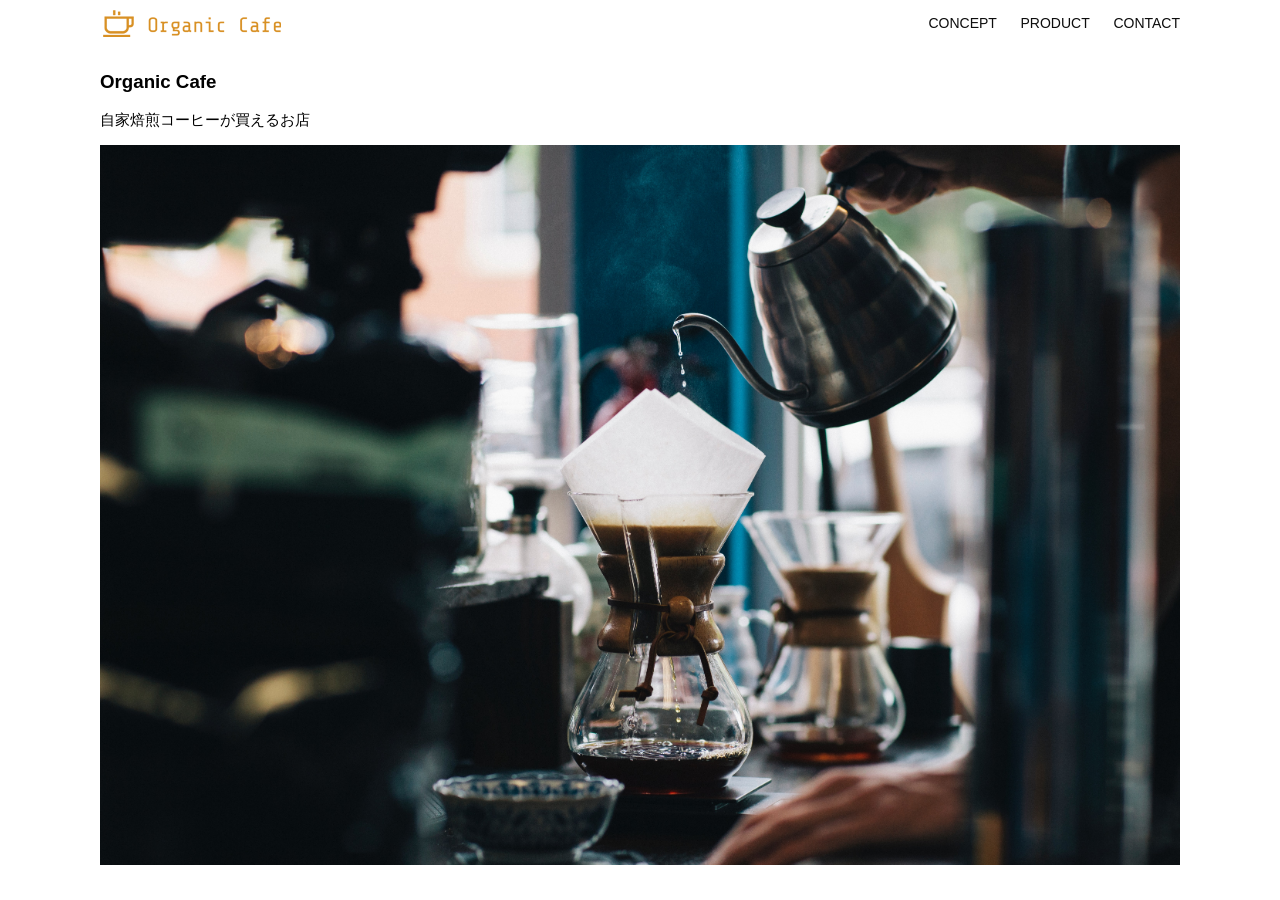
<file: html-css-kadai_013/index.html>
<!DOCTYPE html>
<html>
  <head>
    <title>Organic Cafe</title>
    <meta charset="UTF-8" />
    <meta name="description" content="自家焙煎のコーヒーがお家で楽しめるOrganic Cafe"/>
    <meta name="viewport" content="width=device-width, initial-scale=1.0" />
    <link rel="stylesheet" href="style.css" />
  </head>
  <body>
    <!-- ヘッダー -->
    <header>
      <!-- ロゴ -->
      <a href="index.html" id="logo"><img src="images/logo.png" alt="トップページに戻る"/></a>

      <!-- PC用ナビゲーション -->
      <nav id="nav-pc">
        <a href="index.html#concept">CONCEPT</a>
        <a href="index.html#product">PRODUCT</a>
        <a href="index.html#contact">CONTACT</a>
      </nav>
      <!-- SP用 -->
      <img id="menu-sp" src="images/button-menu.png" alt="ナビゲーションを開く" onclick="document.getElementById('nav-sp').style.display = 'block'">
      <nav id="nav-sp">
        <ul>
          <li>
            <img id="close" src="images/button-close.png" alt="ナビゲーションを閉じる" onclick="document.getElementById('nav-sp').style.display = 'none'">
          </li>
          <li>
            <a id="logo-sp" href="index.html" onclick="document.getElementById('nav-sp').style.display = 'none'"><img src="images/logo-sp.png" alt="トップページに戻る"></a>
          </li>
          <li>
            <a class="menu" href="index.html#concept" onclick="document.getElementById('nav-sp').style.display = 'none'">CONCEPT</a>
          </li>
          <li>
            <a class="menu" href="index.html#product" onclick="document.getElementById('nav-sp').style.display = 'none'">PRODUCT</a>
          </li>
          <li>
            <a class="menu" href="index.html#contact" onclick="document.getElementById('nav-sp').style.display = 'none'">CONTACT</a>
          </li>
        </ul>
      </nav>
    </header>

    <main>
      <article>
        <!-- メインビジュアル -->
        <section id="main-visual">
          <div id="main-message">
            <h1>Organic Cafe</h1>
            <p>自家焙煎コーヒーが買えるお店</p>
          </div>
          <img src="images/main-image.jpg" alt="コーヒーをハンドドリップで淹れる画像"/>
        </section>
      </article>
    </main>
  </body>
</html>
</file>
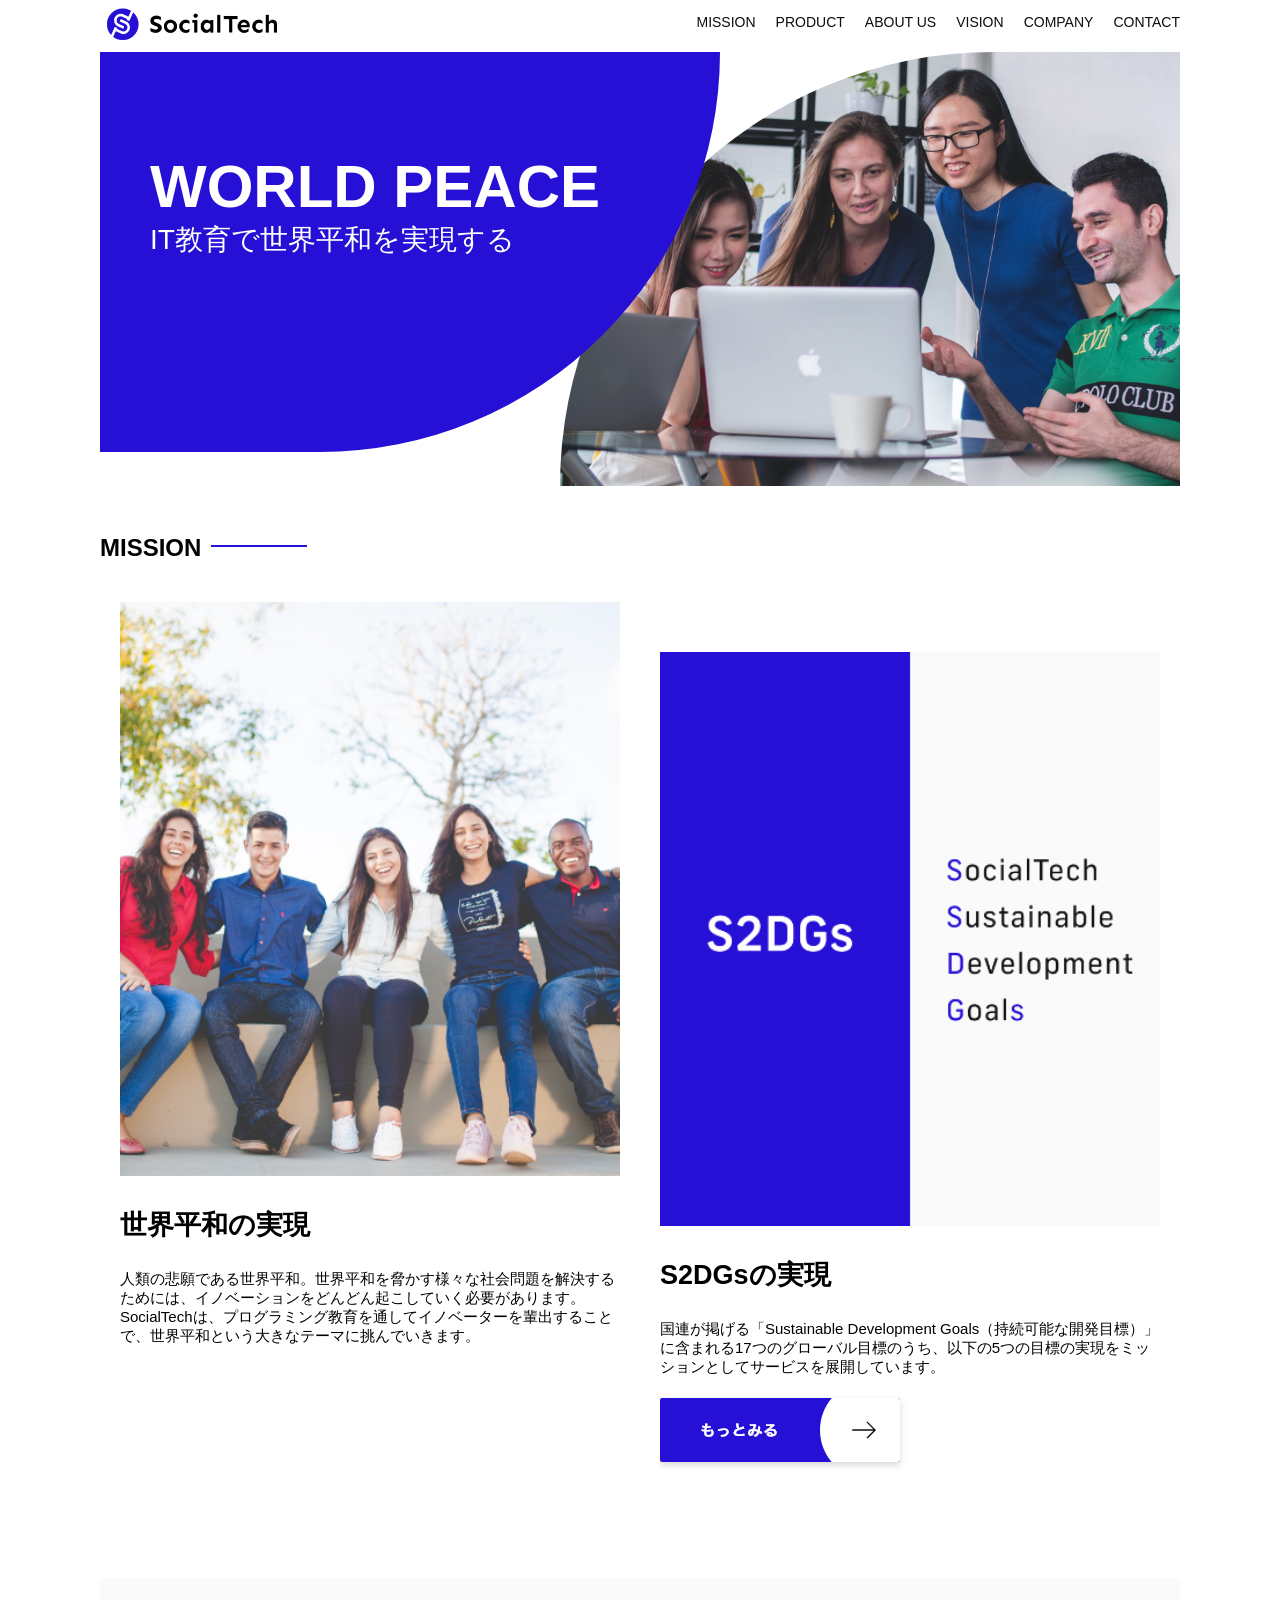
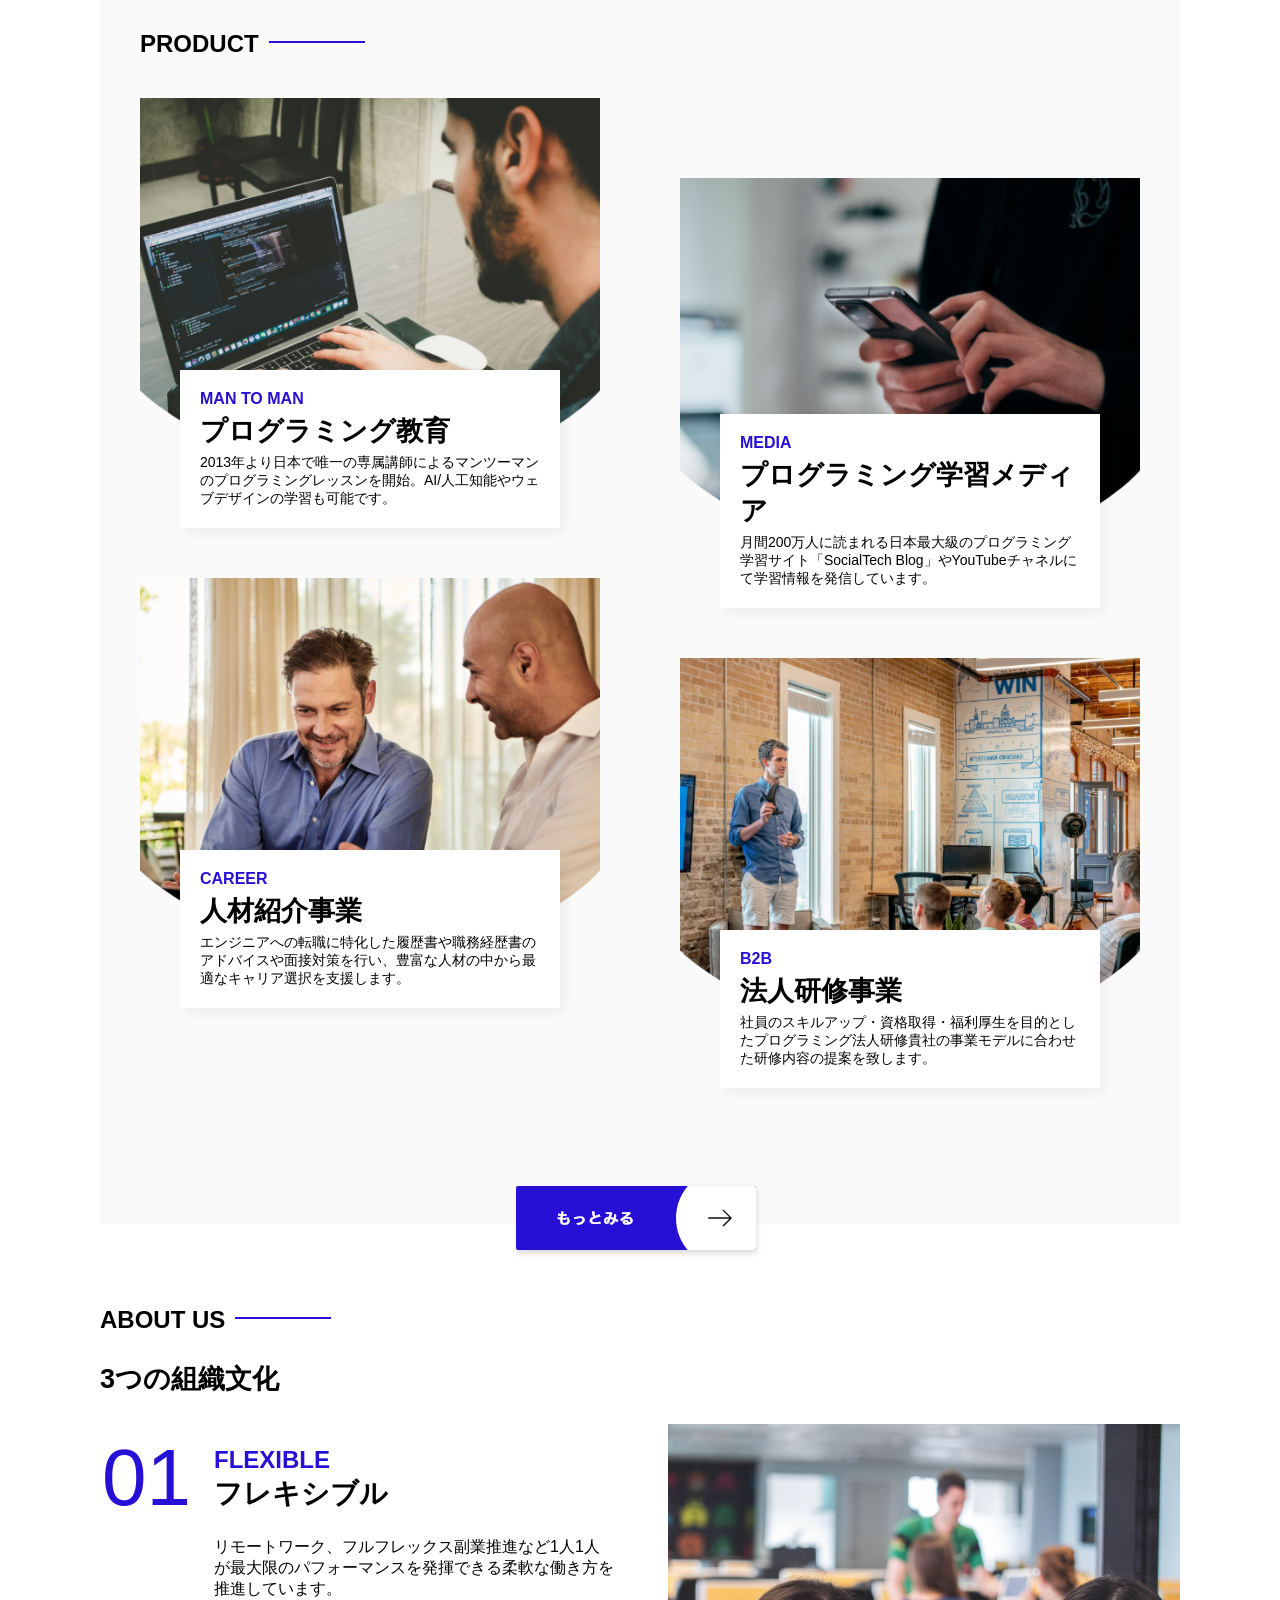
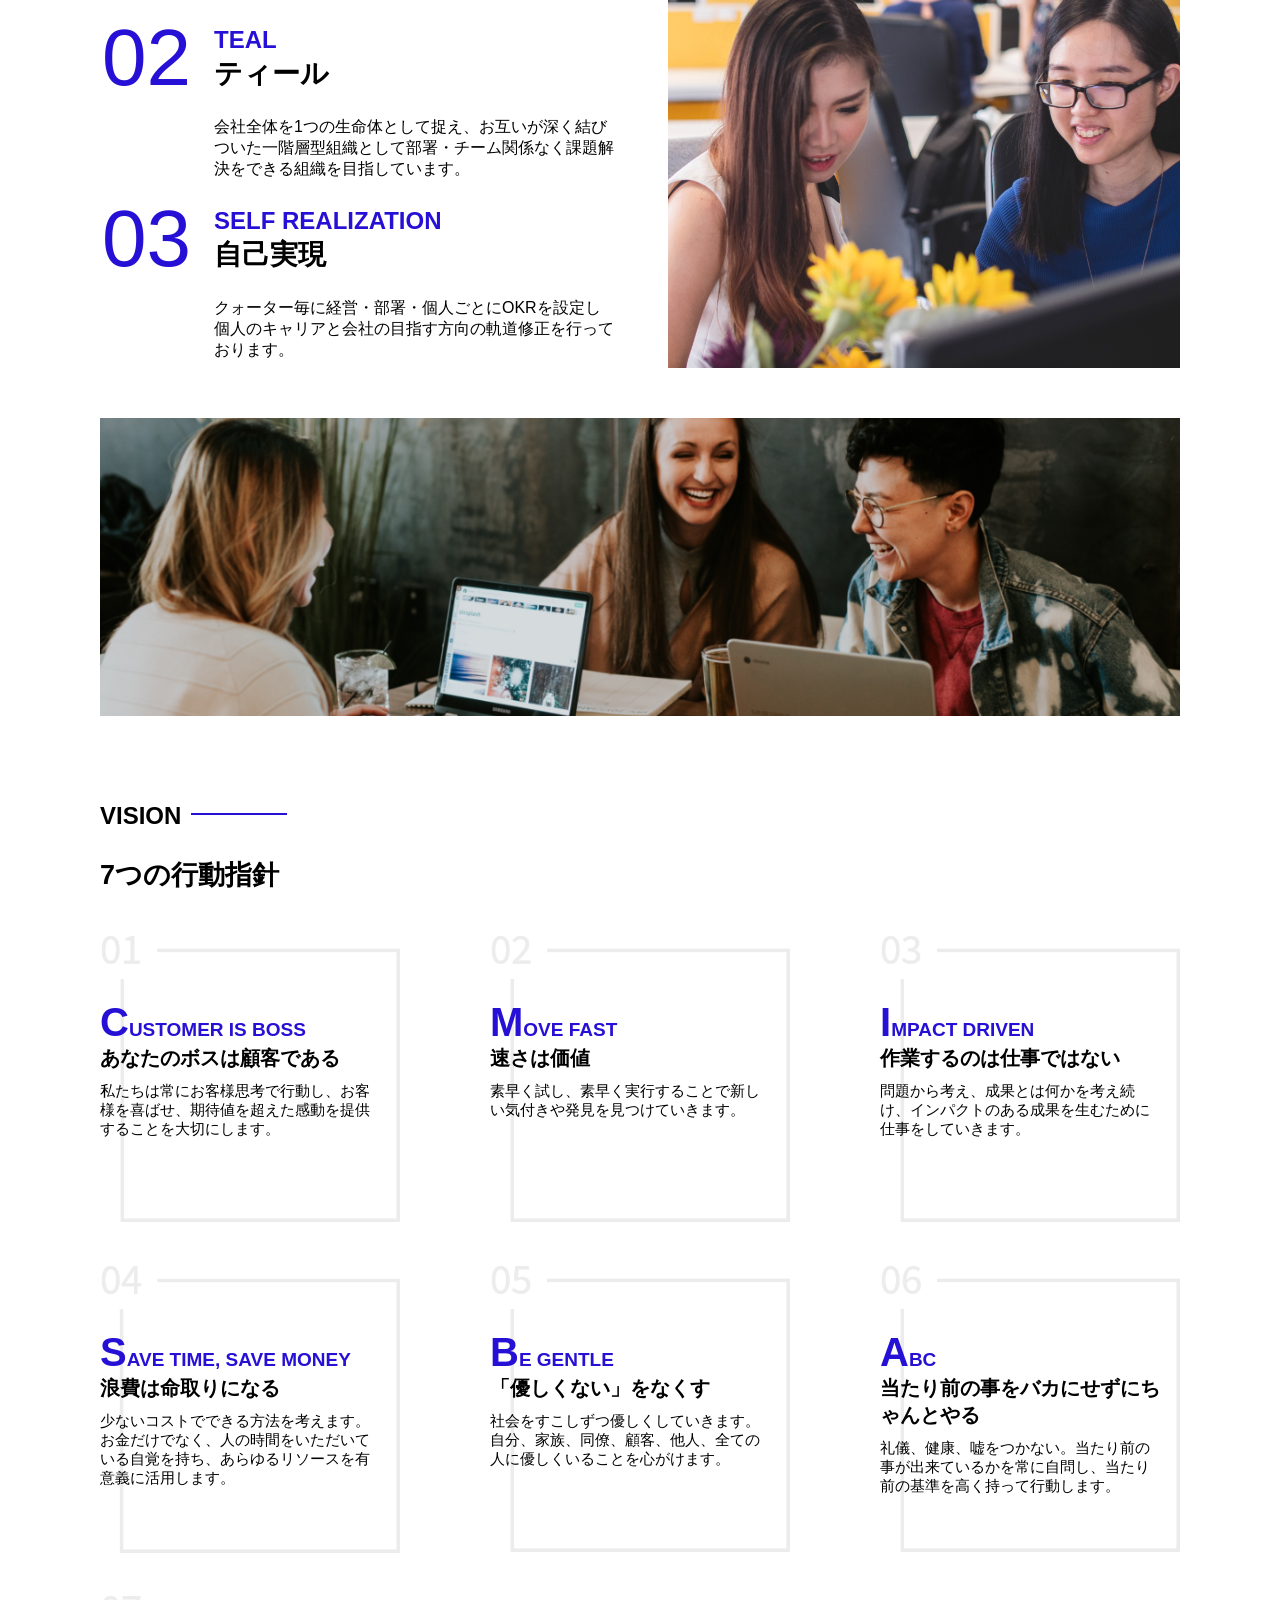
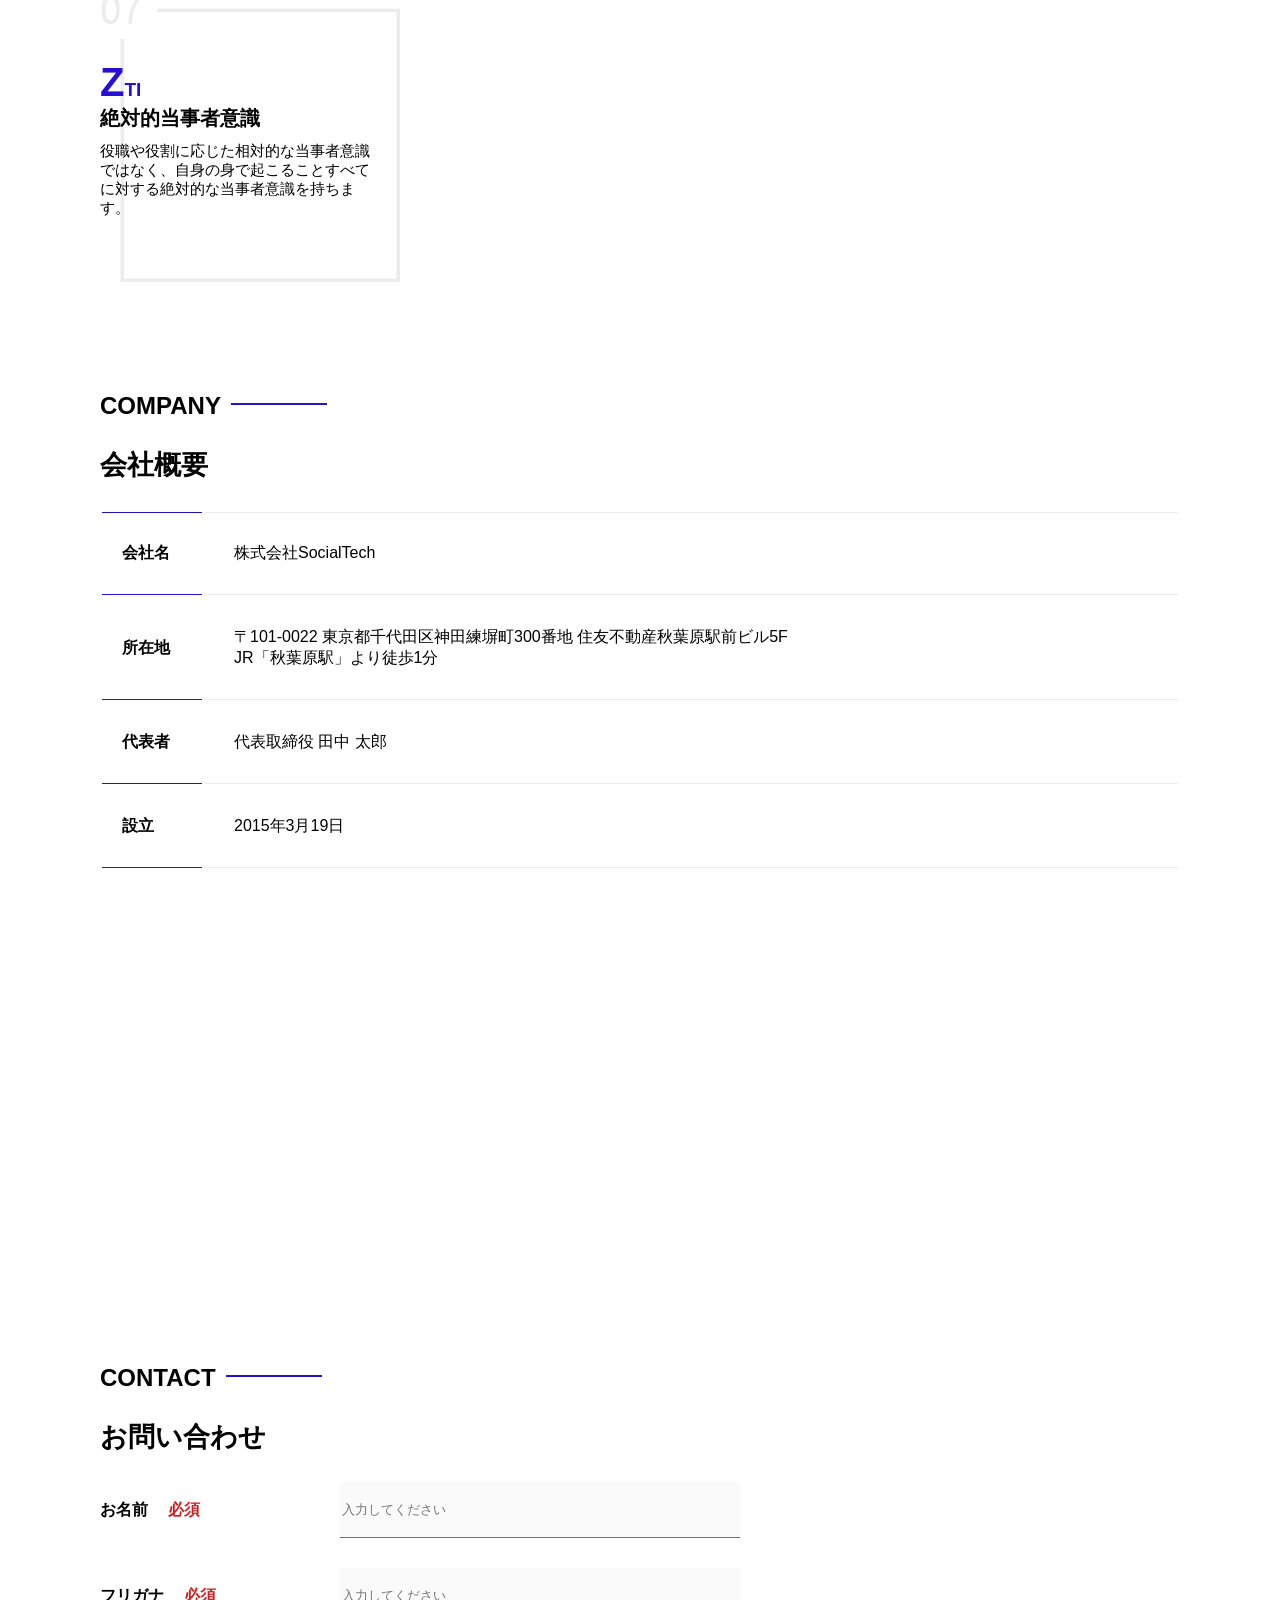
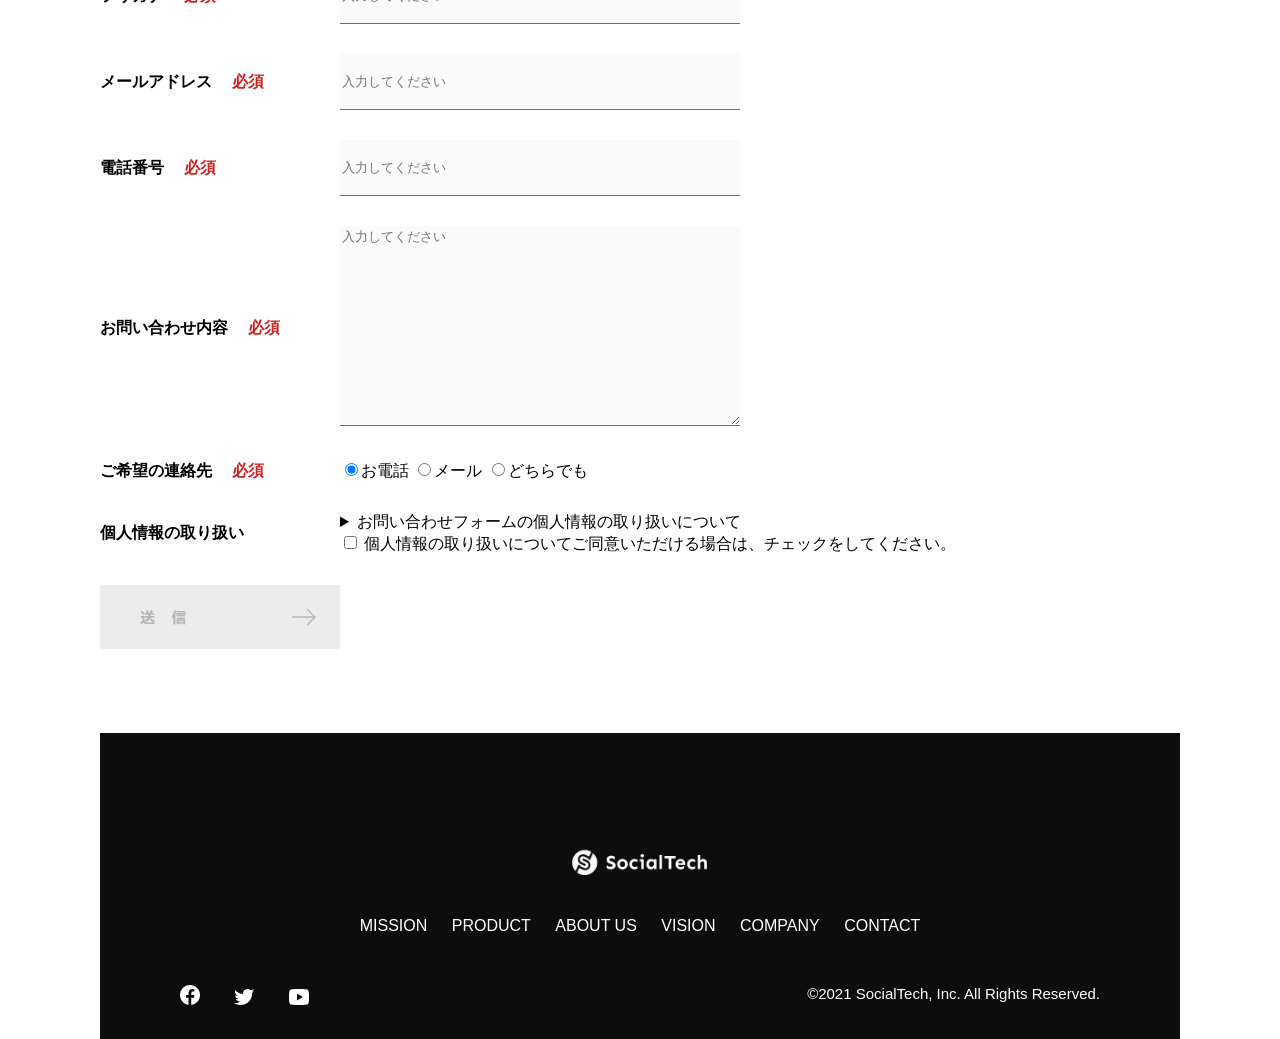
<file: kadai_tutorial_output/socialtech/index.html>
<!doctype html>
<html lang="ja">
  <head>
    <meta charset="UTF-8" />
    <meta name="viewport" content="width=device-width, initial-scale=1.0" />
    <meta name="discription" content="SocialTechはEdTech業界のリーディングカンパニーを目指します。" />
    <title>SocialTech</title>
    <link rel="stylesheet" href="style.css" />
  </head>
  <body>
    <!-- ヘッダー -->
    <header>
      <a href="index.html" id="logo"><img src="images/logo.png" alt="トップページに戻る" />
      </a>
      <nav id="nav-pc">
        <ul>
          <li><a href="mission.html">MISSION</a></li>
          <li><a href="product.html">PRODUCT</a></li>
          <li><a href="index.html#aboutus">ABOUT US</a></li>
          <li><a href="index.html#vision">VISION</a></li>
          <li><a href="index.html#company">COMPANY</a></li>
          <li><a href="index.html#contact">CONTACT</a></li>
        </ul>
      </nav>
      <!--  スマホ用メニューボタン -->
        <button id="menu-sp" onclick="document.getElementById('nav-sp').style.display = 'block'">
          <img src="images/button-menu.png" alt="ナビゲーションを開く">
        </button>
        <div id="nav-sp">
          <button id="close" onclick="document.getElementById('nav-sp').style.display = 'none'">
          <img src="images/button-close.png" alt="ナビゲーションを閉じる">
          </button>
          <nav>
            <ul>
              <li>
                <a id="logo-sp" href="index.html" onclick="document.getElementById('nav-sp').style.display = 'none'"><img src="images/logo-sp.png" alt="トップページに戻る"></a>
              </li>
              <li><a class="menu" href="mission.html" onclick="document.getElementById('nav-sp').style.display = 'none'">MISSION</a></li>
              <li><a class="menu" href="product.html" onclick="document.getElementById('nav-sp').style.display = 'none'">PRODUCT</a></li>
              <li><a class="menu" href="index.html#aboutus" onclick="document.getElementById('nav-sp').style.display = 'none'">ABOUT US</a></li>
              <li><a class="menu" href="index.html#vision" onclick="document.getElementById('nav-sp').style.display = 'none'">VISION</a></li>
              <li><a class="menu" href="index.html#company" onclick="document.getElementById('nav-sp').style.display = 'none'">COMPANY</a></li>
              <li><a class="menu" href="index.html#contact" onclick="document.getElementById('nav-sp').style.display = 'none'">CONTACT</a></li>
            </ul>
          </nav>
          <div id="sns">
            <a href="https://www.facebook.com/sejuku2013">
              <img src="images/button-facebook.png" alt="Facebookのリンク">
            </a>
            <a href="https://twitter.com/samuraijuku"><img src="images/button-twitter.png" alt="Twitterのリンク"> </a>
            <a href="https://www.youtube.com/channel/UCCFOQO5aDK0xXam4cUQXT8g"><img src="images/button-youtube.png" alt="YouTubeのリンク"></a>
          </div>
        </div>
        <!-- ここまでがスマホ -->
    </header>
    <main>
      <article>
        <section id="main-visual">
          <div id="main-message">
            <h1>WORLD PEACE</h1>
            <p>IT教育で世界平和を実現する</p>
          </div>
          <img src="images/index/index-main.png" alt="PC周りに集まる多国籍の仲間たち" />
        </section>
        <section id="mission">
          <h2 class="index-h2">MISSION</h2>
          <div id="mission-flex">
            <div>
              <img src="images/index/index-mission.png" alt="野外のベンチで写真を撮影する仲間たち" id="mission-photo" />
              <h3>世界平和の実現</h3>
              <p>
                人類の悲願である世界平和。世界平和を脅かす様々な社会問題を解決するためには、イノベーションをどんどん起こしていく必要があります。SocialTechは、プログラミング教育を通してイノベーターを輩出することで、世界平和という大きなテーマに挑んでいきます。
              </p>
            </div>
            <div>
              <img src="images/index/s2dgs.png" alt="S2DGs" id="s2dgs" />
              <h3>S2DGsの実現</h3>
              <p>
                国連が掲げる「Sustainable Development Goals（持続可能な開発目標）」に含まれる17つのグローバル目標のうち、以下の5つの目標の実現をミッションとしてサービスを展開しています。
              </p>
              <a href="mission.html" ><img src="images/button-more.png" alt="もっとみる" /></a>
            </div>
          </div>
        </section>
        <!-- プロダクト -->
        <section id="product">
          <h2 class="index-h2">PRODUCT</h2>
          <div class="product-flex">
            <div id="product-left">
              <div>
                <img src="images/index/index-mantoman.png" alt="PCでコードを書く男性" class="product-photo" />
                <div class="product-explain">
                  <span>MAN TO MAN</span>
                  <h3>プログラミング教育</h3>
                  <p>
                    2013年より日本で唯一の専属講師によるマンツーマンのプログラミングレッスンを開始。AI/人工知能やウェブデザインの学習も可能です。
                  </p>
                </div>
              </div>
              <div>
                <img src="images/index/index-career.png" alt="笑顔で話し合う2人の男性" class="product-photo" />
                <div class="product-explain">
                  <span>CAREER</span>
                  <h3>人材紹介事業</h3>
                  <p>
                    エンジニアへの転職に特化した履歴書や職務経歴書のアドバイスや面接対策を行い、豊富な人材の中から最適なキャリア選択を支援します。
                  </p>
                </div>
              </div>
            </div>
            <div id="product-right">
              <div>
                <img src="images/index/index-media.png" alt="スマートフォンを操作する人" class="product-photo"/>
                <div class="product-explain">
                  <span>MEDIA</span>
                  <h3>プログラミング学習メディア</h3>
                  <p>
                    月間200万人に読まれる日本最大級のプログラミング学習サイト「SocialTech Blog」やYouTubeチャネルにて学習情報を発信しています。
                  </p>
                </div>
              </div>
              <div>
                <img src="images/index/index-b2b.png" alt="講演中の男性とそれを聴く人々" class="product-photo"/>
                <div class="product-explain">
                  <span>B2B</span>
                  <h3>法人研修事業</h3>
                  <p>
                    社員のスキルアップ・資格取得・福利厚生を目的としたプログラミング法人研修貴社の事業モデルに合わせた研修内容の提案を致します。
                  </p>
                </div>
              </div>
            </div>
          </div>
          <div id="product-more">
            <a href="product.html"><img src="images/button-more.png" alt="もっとみる"/></a>
          </div>
        </section>
        <!-- ABOUT US -->
        <section id="aboutus">
          <h2 class="index-h2">ABOUT US</h2>
          <h3>3つの組織文化</h3>
          <div>
            <table class="culture-table">
              <tr>
                <td class="culture-num">01</td>
                <th>
                  <span class="culture-en">FLEXIBLE</span><br />フレキシブル
                </th>
              </tr>
              <tr>
                <td><!-- 空のセル  --></td>
                <td class="culture-description">
                  リモートワーク、フルフレックス副業推進など1人1人が最大限のパフォーマンスを発揮できる柔軟な働き方を推進しています。
                </td>
              </tr>
              <tr>
                <td class="culture-num">02</td>
                <th><span class="culture-en">TEAL</span><br />ティール</th>
              </tr>
              <tr>
                <td><!-- 空のセル  --></td>
                <td class="culture-description">
                  会社全体を1つの生命体として捉え、お互いが深く結びついた一階層型組織として部署・チーム関係なく課題解決をできる組織を目指しています。
                </td>
              </tr>
              <tr>
                <td class="culture-num">03</td>
                <th>
                  <span class="culture-en">SELF REALIZATION</span><br />自己実現
                </th>
              </tr>
              <tr>
                <td><!-- 空のセル  --></td>
                <td class="culture-description">
                  クォーター毎に経営・部署・個人ごとにOKRを設定し個人のキャリアと会社の目指す方向の軌道修正を行っております。
                </td>
              </tr>
            </table>
            <img src="images/index/index-aboutus1.png" alt="笑顔で話し合う2人" class="culture-img1"/>
          </div>
          <img src="images/index/index-aboutus2.png" alt="笑顔で話し合う3人" class="culture-img2" />
        </section>
        <!-- VISION -->
        <section id="vision">
          <h2 class="index-h2">VISION</h2>
          <h3>7つの行動指針</h3>
          <div>
            <div class="vision-box">
              <img src="images/index/vision-01.png" alt="01" />
              <div>
                <h4>CUSTOMER IS BOSS</h4>
                <h5>あなたのボスは顧客である</h5>
                <p>
                  私たちは常にお客様思考で行動し、お客様を喜ばせ、期待値を超えた感動を提供することを大切にします。
                </p>
              </div>
            </div>
            <div class="vision-box">
              <img src="images/index/vision-02.png" alt="02" />
              <div>
                <h4>MOVE FAST</h4>
                <h5>速さは価値</h5>
                <p>
                  素早く試し、素早く実行することで新しい気付きや発見を見つけていきます。
                </p>
              </div>
            </div>
            <div class="vision-box">
              <img src="images/index/vision-03.png" alt="03" />
              <div>
                <h4>IMPACT DRIVEN</h4>
                <h5>作業するのは仕事ではない</h5>
                <p>
                  問題から考え、成果とは何かを考え続け、インパクトのある成果を生むために仕事をしていきます。
                </p>
              </div>
            </div>
            <div class="vision-box">
              <img src="images/index/vision-04.png" alt="04" />
              <div>
                <h4>SAVE TIME, SAVE MONEY</h4>
                <h5>浪費は命取りになる</h5>
                <p>
                  少ないコストでできる方法を考えます。お金だけでなく、人の時間をいただいている自覚を持ち、あらゆるリソースを有意義に活用します。
                </p>
              </div>
            </div>
            <div class="vision-box">
              <img src="images/index/vision-05.png" alt="05" />
              <div>
                <h4>BE GENTLE</h4>
                <h5>「優しくない」をなくす</h5>
                <p>
                  社会をすこしずつ優しくしていきます。自分、家族、同僚、顧客、他人、全ての人に優しくいることを心がけます。
                </p>
              </div>
            </div>
            <div class="vision-box">
              <img src="images/index/vision-06.png" alt="06" />
              <div>
                <h4>ABC</h4>
                <h5>当たり前の事をバカにせずにちゃんとやる</h5>
                <p>
                  礼儀、健康、嘘をつかない。当たり前の事が出来ているかを常に自問し、当たり前の基準を高く持って行動します。
                </p>
              </div>
            </div>
            <div class="vision-box">
              <img src="images/index/vision-07.png" alt="07" />
              <div>
                <h4>ZTI</h4>
                <h5>絶対的当事者意識</h5>
                <p>
                  役職や役割に応じた相対的な当事者意識ではなく、自身の身で起こることすべてに対する絶対的な当事者意識を持ちます。
                </p>
              </div>
            </div>
          </div>
        </section>
        <!-- COMPANY -->
        <section id="company">
          <h2 class="index-h2">COMPANY</h2>
          <h3>会社概要</h3>
          <table id="company-table">
            <tr>
              <th class="tableheader tableheader-first">会社名</th>
              <td class="cell cell-first">株式会社SocialTech</td>
            </tr>
            <tr>
              <th class="tableheader">所在地</th>
              <td class="cell">
                〒101-0022 東京都千代田区神田練塀町300番地
                住友不動産秋葉原駅前ビル5F<br />JR「秋葉原駅」より徒歩1分
              </td>
            </tr>
            <tr>
              <th class="tableheader">代表者</th>
              <td class="cell">代表取締役 田中 太郎</td>
            </tr>
            <tr>
              <th class="tableheader">設立</th>
              <td class="cell">2015年3月19日</td>
            </tr>
          </table>
          <iframe src="https://www.google.com/maps/embed?pb=!1m18!1m12!1m3!1d3240.0688551336807!2d139.7720776771055!3d35.69992317258124!2m3!1f0!2f0!3f0!3m2!1i1024!2i768!4f13.1!3m3!1m2!1s0x60188fee13660e23%3A0x77137876edf742ac!2z5L2P5Y-L5LiN5YuV55Sj56eL6JGJ5Y6f6aeF5YmN44OT44Or!5e0!3m2!1sja!2sjp!4v1704858013291!5m2!1sja!2sjp" style="border: 0" allowfullscreen="" loading="lazy"></iframe>
        </section>
        <!-- お問合せフォーム -->
        <section id="contact">
          <h2 class="index-h2">CONTACT</h2>
          <h3>お問い合わせ</h3>
          <form>
            <div>
              <div class="contact-heading">
                <label class="contact-label">お名前<span class="contact-span">必須</span></label>
              </div>
              <div>
                <input type="text" name="name" placeholder="入力してください" class="contact-textbox"/>
              </div>
            </div>
            <div>
              <div class="contact-heading">
                <label class="contact-label">フリガナ<span class="contact-span">必須</span></label>
              </div>
              <div>
                <input type="text" name="hurigana" placeholder="入力してください" class="contact-textbox"/>
              </div>
            </div>
            <div>
              <div class="contact-heading">
                <label class="contact-label">メールアドレス<span class="contact-span">必須</span></label>
              </div>
              <div>
                <input type="text" name="email" placeholder="入力してください" class="contact-textbox"/>
              </div>
            </div>
            <div>
              <div class="contact-heading">
                <label class="contact-label">電話番号<span class="contact-span">必須</span></label>
              </div>
              <div>
                <input type="text" name="tel" placeholder="入力してください" class="contact-textbox"/>
              </div>
            </div>
            <div>
              <div class="contact-heading">
                <label class="contact-label">お問い合わせ内容<span class="contact-span">必須</span></label>
              </div>
              <div>
                <textarea class="contact-textarea" placeholder="入力してください" name="message"></textarea>
              </div>
            </div>
            <div>
              <div class="contact-heading">
                <label class="contact-label">ご希望の連絡先<span class="contact-span">必須</span></label>
              </div>
              <div>
                <input class="radiobutton" type="radio" value="tel"
                  name="contact" checked/><label>お電話</label>
                <input class="radiobutton" type="radio" value="mail" name="contact"/><label>メール</label>
                <input class="radiobutton" type="radio" value="both"  name="contact"/><label>どちらでも</label>
              </div>
            </div>
            <div>
              <div class="contact-heading">
                <label class="contact-label">個人情報の取り扱い</label>
              </div>
              <div>
                <details>
                  <summary>
                    お問い合わせフォームの個人情報の取り扱いについて
                  </summary>
                  <div>
                    <dl>
                      <dt>１．組織の名称又は氏名</dt>
                      <dd>株式会社SocialTech</dd>
                      <dt>２．個人情報保護管理者（若しくはその代理人）の氏名又は職名、所属及び連絡先
                      </dt>
                      <dd>
                        <p>鈴木 一郎 コーポレート部</p>
                        <p>メールアドレス：samurai@example.com</p>
                        <p>TEL：03-1234-5678</p>
                      </dd>
                      <dt>３．個人情報の利用目的</dt>
                      <dd>
                        <ul>
                          <li>本サービス及び本サービスに関連する情報の提供又はそれらに関する連絡のため</li>
                          <li>ユーザーの本人確認のため</li>
                          <li>当社サービスのご案内のため</li>
                          <li>当社の商品等の広告または宣伝（電子メールによるものを含むものとします。）</li>
                        </ul>
                      </dd>
                      <dt>４．個人情報の取り扱い業務の委託</dt>
                      <dd>
                        個人情報の取扱業務の全部または一部を外部に業務委託する場合があります。その際、弊社は、個人情報を適切に保護できる管理体制を敷き実行していることを条件として委託先を厳選したうえで、機密保持契約を委託先と締結し、お客様の個人情報を厳密に管理させます。
                      </dd>
                      <dt>５．個人情報の開示等の請求</dt>
                      <dd>
                        お客様は、弊社に対してご自身の個人情報の開示等（利用目的の通知、開示、内容の訂正・追加・削除、利用の停止または消去、第三者への提供の停止）に関して、当社問合わせ窓口に申し出ることができます。<br />その際、弊社はお客様ご本人を確認させていただいたうえで、合理的な期間内に対応いたします。<br />なお、個人情報に関する弊社問合わせ先は、次の通りです。
                      </dd>
                      <dd>
                        <p>株式会社SocialTech 個人情報問合せ窓口</p>
                        <p>〒150-0043 東京都千代田区神田練塀町300番地   住友不動産秋葉原駅前ビル5F</p>
                        <p>
                          メールアドレス：samurai@example.com TEL：03-1234-5678
                        </p>
                      </dd>

                      <dt>６．個人情報を提供されることの任意性について</dt>
                      <dd>
                        お客様がご自身の個人情報を弊社に提供されるか否かは、お客様のご判断によりますが、もしご提供されない場合には、適切なサービスが提供できない場合がありますので予めご了承ください。
                      </dd>
                    </dl>
                  </div>
                </details>
                <input type="checkbox" name="agree" />
                <span>個人情報の取り扱いについてご同意いただける場合は、チェックをしてください。</span>
              </div>
            </div>
            <input type="image" src="images/button-submit.png" alt="送信する" />
          </form>
        </section>
      </article>
    </main>
    <footer>
      <div id="footer-logo">
        <img src="images/logo-sp.png" alt="SocialTech">
      </div>
      <div id="footer-link">
        <a href="mission.html">MISSION</a>
        <a href="product.html">PRODUCT</a>
        <a href="index.html#aboutus">ABOUT US</a>
        <a href="index.html#vision">VISION</a>
        <a href="index.html#company">COMPANY</a>
        <a href="index.html#contact">CONTACT</a>
      </div>
      <div id="sns-footer">
        <div class="sns-btns">
          <a href="httms://WWW.facebook.com/sejuku2013"><img src="images/button-facebook.png" alt="Facebookのリンク"></a>
          <a href="https://twitter.com/samuraijuku"><img src="images/button-twitter.png" alt="Twitterのリンク"></a>
          <a href="https://www.youtube.com/channel/UCCFOQO5aDK0xXam4cUQXT8g"><img src="images/button-youtube.png" alt="youtubeのリンク"></a>
        </div>
        <p id="copyright">&copy;2021 SocialTech, Inc. All Rights Reserved.</p>
      </div>
    </footer>
  </body>
</html>
</file>
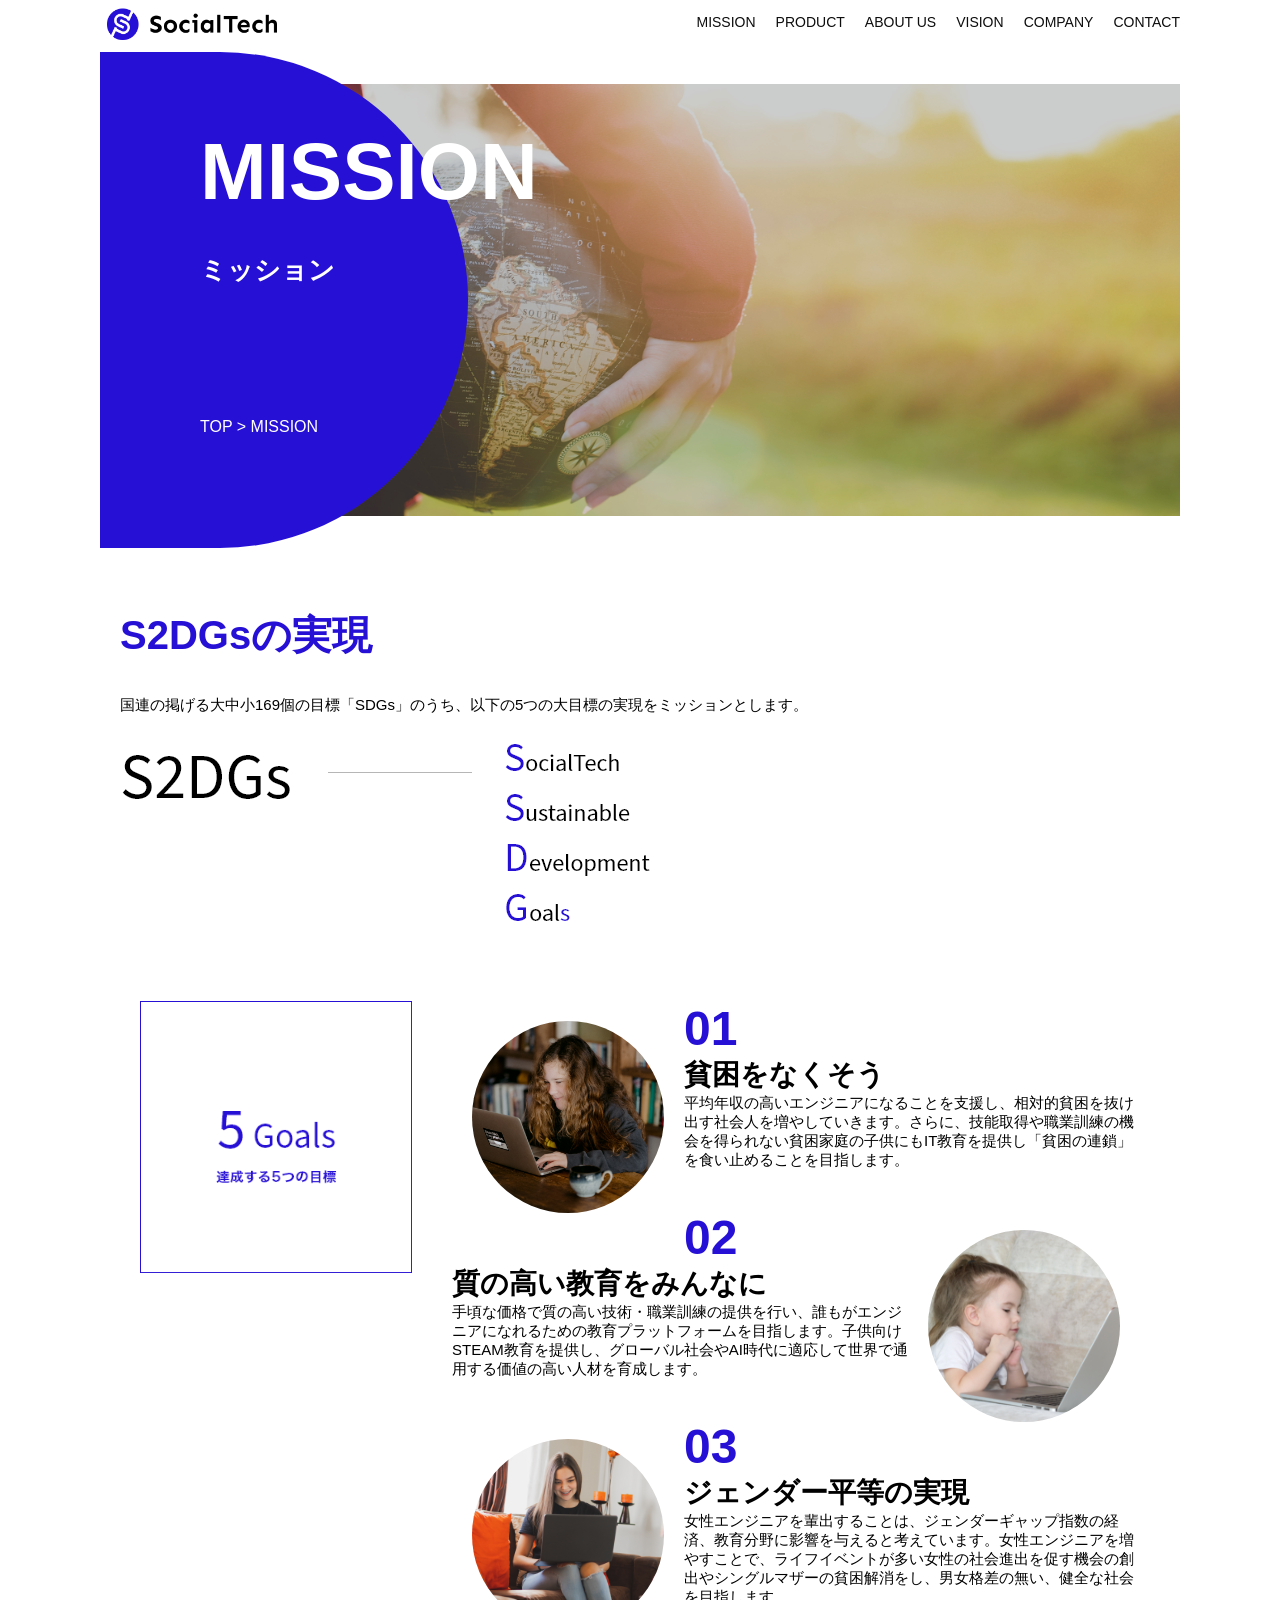
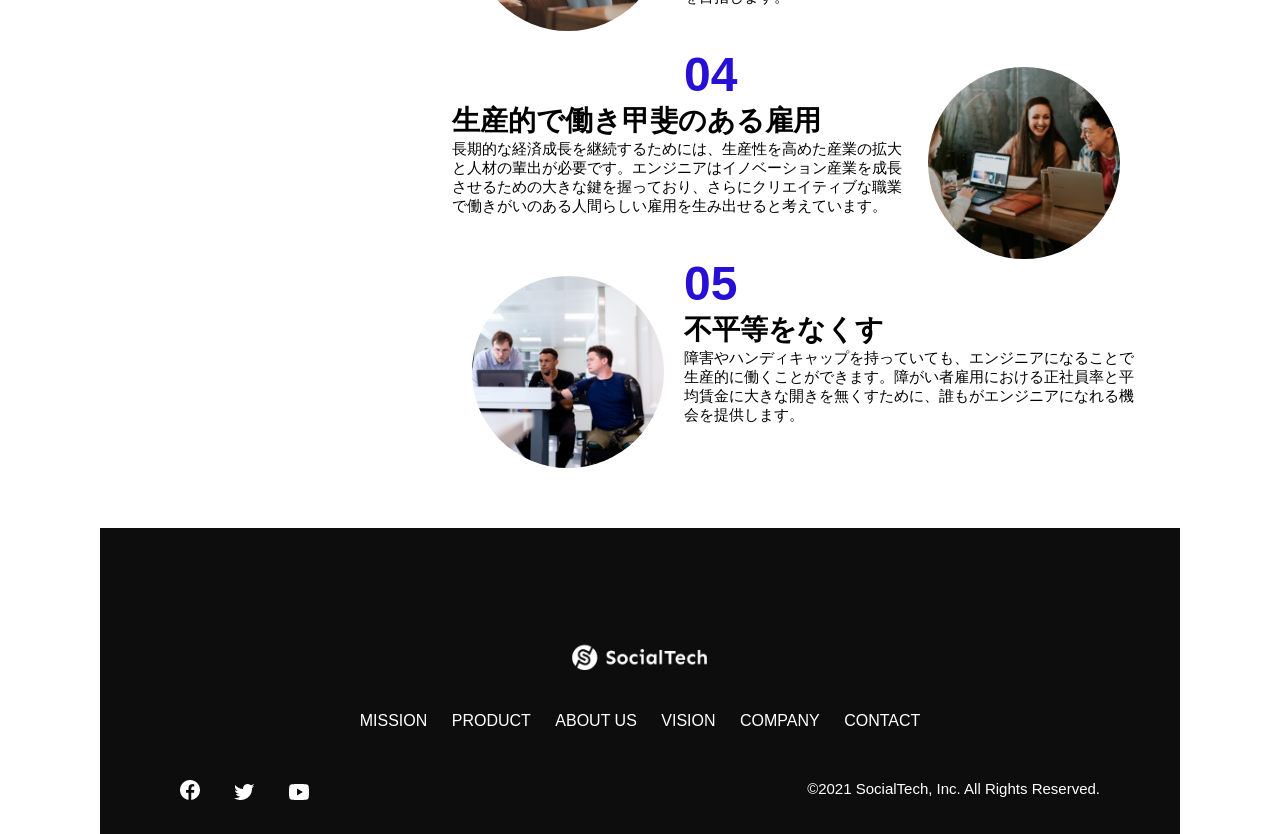
<file: kadai_tutorial_output/socialtech/mission.html>
<!doctype html>
<html lang="ja">
  <head>
    <meta charset="UTF-8" />
    <meta name="viewport" content="width=device-width, initial-scale=1.0" />
    <meta name="discription" content="SocialTechが目指す5つの目標（S2DGs）を紹介します" />
    <title>SocialTech - MISSION ミッション -</title>
    <link rel="stylesheet" href="style.css" />
  </head>
  <body>
    <!-- ヘッダー -->
    <header>
      <a href="index.html" id="logo"><img src="images/logo.png" alt="トップページに戻る" />
      </a>
      <nav id="nav-pc">
        <ul>
          <li><a href="mission.html">MISSION</a></li>
          <li><a href="product.html">PRODUCT</a></li>
          <li><a href="index.html#aboutus">ABOUT US</a></li>
          <li><a href="index.html#vision">VISION</a></li>
          <li><a href="index.html#company">COMPANY</a></li>
          <li><a href="index.html#contact">CONTACT</a></li>
        </ul>
      </nav>
      <!--  スマホ用メニューボタン -->
        <button id="menu-sp" onclick="document.getElementById('nav-sp').style.display = 'block'">
          <img src="images/button-menu.png" alt="ナビゲーションを開く">
        </button>
        <div id="nav-sp">
          <button id="close" onclick="document.getElementById('nav-sp').style.display = 'none'">
          <img src="images/button-close.png" alt="ナビゲーションを閉じる">
          </button>
          <nav>
            <ul>
              <li>
                <a id="logo-sp" href="index.html" onclick="document.getElementById('nav-sp').style.display = 'none'"><img src="images/logo-sp.png" alt="トップページに戻る"></a>
              </li>
              <li><a class="menu" href="mission.html" onclick="document.getElementById('nav-sp').style.display = 'none'">MISSION</a></li>
              <li><a class="menu" href="product.html" onclick="document.getElementById('nav-sp').style.display = 'none'">PRODUCT</a></li>
              <li><a class="menu" href="index.html#aboutus" onclick="document.getElementById('nav-sp').style.display = 'none'">ABOUT US</a></li>
              <li><a class="menu" href="index.html#vision" onclick="document.getElementById('nav-sp').style.display = 'none'">VISION</a></li>
              <li><a class="menu" href="index.html#company" onclick="document.getElementById('nav-sp').style.display = 'none'">COMPANY</a></li>
              <li><a class="menu" href="index.html#contact" onclick="document.getElementById('nav-sp').style.display = 'none'">CONTACT</a></li>
            </ul>
          </nav>
          <div id="sns">
            <a href="https://www.facebook.com/sejuku2013">
              <img src="images/button-facebook.png" alt="Facebookのリンク">
            </a>
            <a href="https://twitter.com/samuraijuku"><img src="images/button-twitter.png" alt="Twitterのリンク"> </a>
            <a href="https://www.youtube.com/channel/UCCFOQO5aDK0xXam4cUQXT8g"><img src="images/button-youtube.png" alt="YouTubeのリンク"></a>
          </div>
        </div>
    </header>
    
    <main>
      <article>
        <section id="mission-main">
          <div class="mission-main-inner">
            <div id="mission-title">
              <h1>MISSION<br><span>ミッション</span></h1>
              <p>TOP > MISSION </p>
            </div>
          </div>
        </section>
        <section id="mission-s2dgs">
          <h2 class="mission-h2">S2DGsの実現</h2>
          <p>国連の掲げる大中小169個の目標「SDGs」のうち、以下の5つの大目標の実現をミッションとします。</p>
          <img src="images/mission/mission-s2dgs.png" alt="S2DGs">
        </section>
        <section id="mission-five-goals">
          <div class="five-goals-image">
            <img src="images/mission/mission-5goals.png" alt="5Goals">
          </div>
          <div class="five-goals-read">
            <div>
              <img class="fivegoals-img-left" src="images/mission/mission-5goals01.png" alt="PCを操作する子供">
              <span class="fivegoals-number">01</span>
              <h3 class="fivegoals-h3">貧困をなくそう</h3>
              <p class="fivegoals-p">平均年収の高いエンジニアになることを支援し、相対的貧困を抜け出す社会人を増やしていきます。さらに、技能取得や職業訓練の機会を得られない貧困家庭の子供にもIT教育を提供し「貧困の連鎖」を食い止めることを目指します。</p>
            </div>
            <div>
              <img class="fivegoals-img-right" src="images/mission/mission-5goals02.png" alt="PCを見つめる子供">
              <span class="fivegoals-number">02</span>
              <h3 class="fivegoals-h3">質の高い教育をみんなに</h3>
              <p class="fivegoals-p">手頃な価格で質の高い技術・職業訓練の提供を行い、誰もがエンジニアになれるための教育プラットフォームを目指します。子供向けSTEAM教育を提供し、グローバル社会やAI時代に適応して世界で通用する価値の高い人材を育成します。</p>
            </div>
            <div>
              <img class="fivegoals-img-left" src="images/mission/mission-5goals03.png" alt="PCを操作する女性">
              <span class="fivegoals-number">03</span>
              <h3 class="fivegoals-h3">ジェンダー平等の実現</h3>
              <p class="fivegoals-p">女性エンジニアを輩出することは、ジェンダーギャップ指数の経済、教育分野に影響を与えると考えています。女性エンジニアを増やすことで、ライフイベントが多い女性の社会進出を促す機会の創出やシングルマザーの貧困解消をし、男女格差の無い、健全な社会を目指します。</p>
            </div>
            <div>
              <img class="fivegoals-img-right" src="images/mission/mission-5goals04.png" alt="笑顔で話し合う3人">
              <span class="fivegoals-number">04</span>
              <h3 class="fivegoals-h3">生産的で働き甲斐のある雇用</h3>
              <p class="fivegoals-p">長期的な経済成長を継続するためには、生産性を高めた産業の拡大と人材の輩出が必要です。エンジニアはイノベーション産業を成長させるための大きな鍵を握っており、さらにクリエイティブな職業で働きがいのある人間らしい雇用を生み出せると考えています。</p>
            </div>
            <div>
              <img class="fivegoals-img-left" src="images/mission/mission-5goals05.png" alt="障害を持つ男性が働く様子">
              <span class="fivegoals-number">05</span>
              <h3 class="fivegoals-h3">不平等をなくす</h3>
              <p class="fivegoals-p">障害やハンディキャップを持っていても、エンジニアになることで生産的に働くことができます。障がい者雇用における正社員率と平均賃金に大きな開きを無くすために、誰もがエンジニアになれる機会を提供します。</p>
            </div>
          </div>
        </section>
      </article>
    </main>
    <footer>
      <div id="footer-logo">
        <img src="images/logo-sp.png" alt="SocialTech">
      </div>
      <div id="footer-link">
        <a href="mission.html">MISSION</a>
        <a href="product.html">PRODUCT</a>
        <a href="index.html#aboutus">ABOUT US</a>
        <a href="index.html#vision">VISION</a>
        <a href="index.html#company">COMPANY</a>
        <a href="index.html#contact">CONTACT</a>
      </div>
      <div id="sns-footer">
        <div class="sns-btns">
          <a href="httms://WWW.facebook.com/sejuku2013"><img src="images/button-facebook.png" alt="Facebookのリンク"></a>
          <a href="https://twitter.com/samuraijuku"><img src="images/button-twitter.png" alt="Twitterのリンク"></a>
          <a href="https://www.youtube.com/channel/UCCFOQO5aDK0xXam4cUQXT8g"><img src="images/button-youtube.png" alt="youtubeのリンク"></a>
        </div>
        <p id="copyright">&copy;2021 SocialTech, Inc. All Rights Reserved.</p>
      </div>
    </footer>
  </body>
</html>
</file>
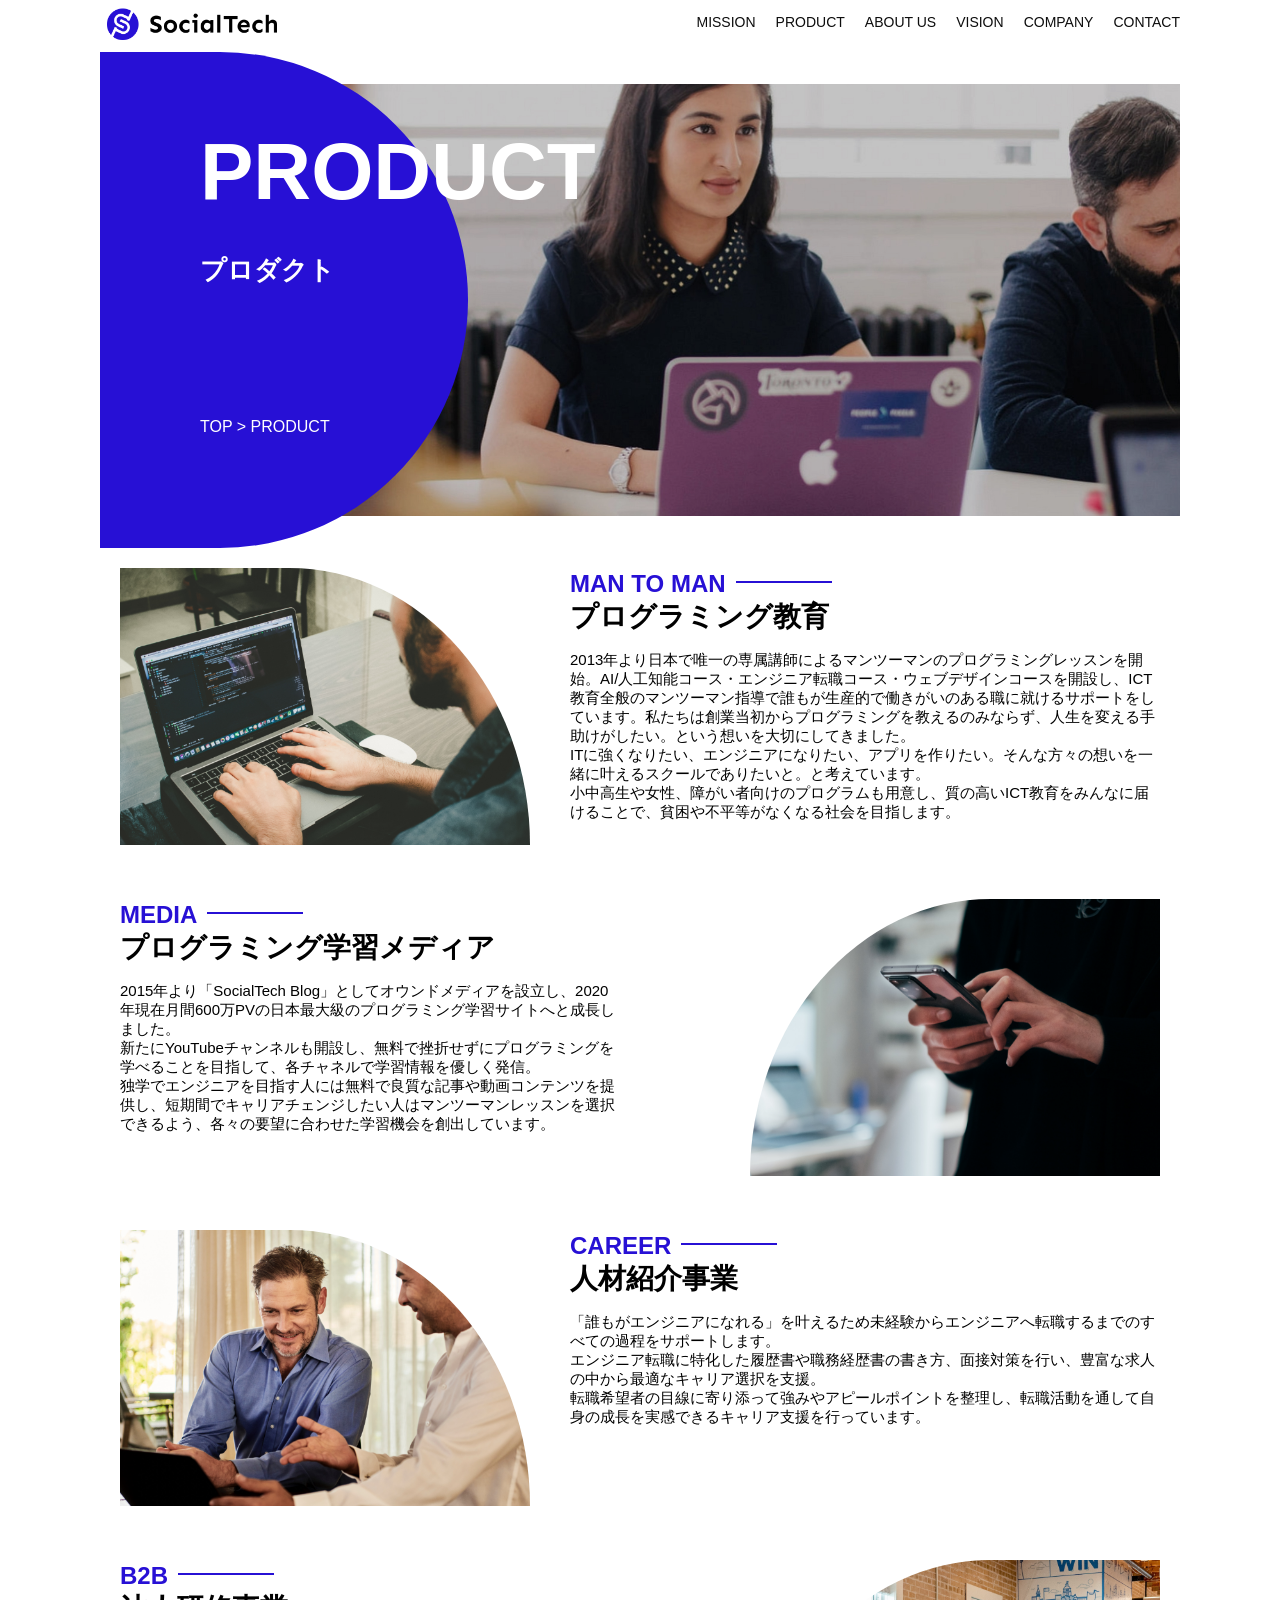
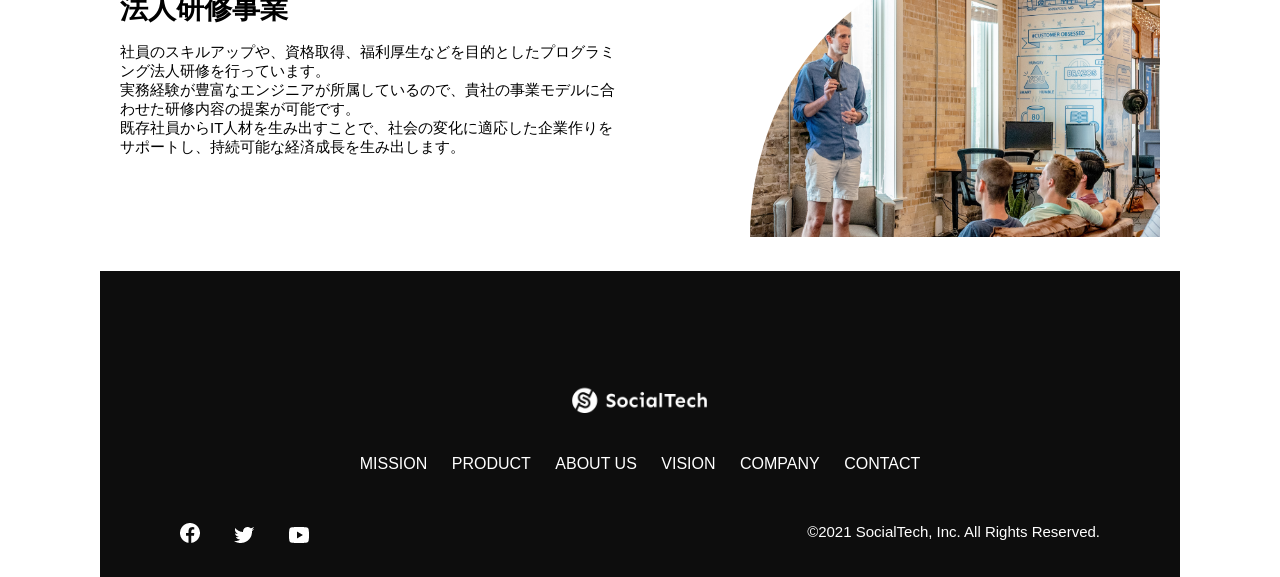
<file: kadai_tutorial_output/socialtech/product.html>
<!doctype html>
<html lang="ja">
  <head>
    <meta charset="UTF-8" />
    <meta name="viewport" content="width=device-width, initial-scale=1.0" />
    <meta name="discription" content="SocialTechの4つのプロダクトを紹介します" />
    <title>SocialTech -PRODUCT プロダクト-</title>
    <link rel="stylesheet" href="style.css" />
  </head>
  <body>
    <!-- ヘッダー -->
    <header>
      <a href="index.html" id="logo"><img src="images/logo.png" alt="トップページに戻る" />
      </a>
      <nav id="nav-pc">
        <ul>
          <li><a href="mission.html">MISSION</a></li>
          <li><a href="product.html">PRODUCT</a></li>
          <li><a href="index.html#aboutus">ABOUT US</a></li>
          <li><a href="index.html#vision">VISION</a></li>
          <li><a href="index.html#company">COMPANY</a></li>
          <li><a href="index.html#contact">CONTACT</a></li>
        </ul>
      </nav>
      <!--  スマホ用メニューボタン -->
        <button id="menu-sp" onclick="document.getElementById('nav-sp').style.display = 'block'">
          <img src="images/button-menu.png" alt="ナビゲーションを開く">
        </button>
        <div id="nav-sp">
          <button id="close" onclick="document.getElementById('nav-sp').style.display = 'none'">
          <img src="images/button-close.png" alt="ナビゲーションを閉じる">
          </button>
          <nav>
            <ul>
              <li>
                <a id="logo-sp" href="index.html" onclick="document.getElementById('nav-sp').style.display = 'none'"><img src="images/logo-sp.png" alt="トップページに戻る"></a>
              </li>
              <li><a class="menu" href="mission.html" onclick="document.getElementById('nav-sp').style.display = 'none'">MISSION</a></li>
              <li><a class="menu" href="product.html" onclick="document.getElementById('nav-sp').style.display = 'none'">PRODUCT</a></li>
              <li><a class="menu" href="index.html#aboutus" onclick="document.getElementById('nav-sp').style.display = 'none'">ABOUT US</a></li>
              <li><a class="menu" href="index.html#vision" onclick="document.getElementById('nav-sp').style.display = 'none'">VISION</a></li>
              <li><a class="menu" href="index.html#company" onclick="document.getElementById('nav-sp').style.display = 'none'">COMPANY</a></li>
              <li><a class="menu" href="index.html#contact" onclick="document.getElementById('nav-sp').style.display = 'none'">CONTACT</a></li>
            </ul>
          </nav>
          <div id="sns">
            <a href="https://www.facebook.com/sejuku2013">
              <img src="images/button-facebook.png" alt="Facebookのリンク">
            </a>
            <a href="https://twitter.com/samuraijuku"><img src="images/button-twitter.png" alt="Twitterのリンク"> </a>
            <a href="https://www.youtube.com/channel/UCCFOQO5aDK0xXam4cUQXT8g"><img src="images/button-youtube.png" alt="YouTubeのリンク"></a>
          </div>
        </div>
        <!-- ここまでがスマホ -->
    </header>
    <main>
      <article>
        <section id="product-main">
          <div class="product-main-inner">
            <div id="product-title">
              <h1>PRODUCT<br><span>プロダクト</span></h1>
              <p>TOP > PRODUCT</p>
            </div>
          </div>
        </section>
        <section class="product-section product-section-left">
          <div class="product-section-img">
            <img src="images/product/product-mantoman.png" alt="PCでコードを書く男性">
          </div>
          <div class="product-read">
            <h2 class="product-h2">MAN TO MAN</h2>
            <h3 class="product-h3">プログラミング教育</h3>
            <p>2013年より日本で唯一の専属講師によるマンツーマンのプログラミングレッスンを開始。AI/人工知能コース・エンジニア転職コース・ウェブデザインコースを開設し、ICT教育全般のマンツーマン指導で誰もが生産的で働きがいのある職に就けるサポートをしています。私たちは創業当初からプログラミングを教えるのみならず、人生を変える手助けがしたい。という想いを大切にしてきました。<br>ITに強くなりたい、エンジニアになりたい、アプリを作りたい。そんな方々の想いを一緒に叶えるスクールでありたいと。と考えています。<br>小中高生や女性、障がい者向けのプログラムも用意し、質の高いICT教育をみんなに届けることで、貧困や不平等がなくなる社会を目指します。</p>
          </div>
        </section>
        <section class="product-section product-section-right">
          <div class="product-read">
            <h2 class="product-h2">MEDIA</h2>
            <h3 class="product-h3">プログラミング学習メディア</h3>
            <p>2015年より「SocialTech Blog」としてオウンドメディアを設立し、2020年現在月間600万PVの日本最大級のプログラミング学習サイトへと成長しました。<br>新たにYouTubeチャンネルも開設し、無料で挫折せずにプログラミングを学べることを目指して、各チャネルで学習情報を優しく発信。<br>独学でエンジニアを目指す人には無料で良質な記事や動画コンテンツを提供し、短期間でキャリアチェンジしたい人はマンツーマンレッスンを選択できるよう、各々の要望に合わせた学習機会を創出しています。</p>
          </div>
          <div class="product-section-img">
            <img src="images/product/product-media.png" alt="スマートフォンを操作する人">
          </div>
        </section>
        <section class="product-section product-section-left">
          <div class="product-section-img">
            <img src="images/product/product-career.png" alt="笑顔で話し合う2人の男性">
          </div>
          <div class="product-read">
            <h2 class="product-h2">CAREER</h2>
            <h3 class="product-h3">人材紹介事業</h3>
            <p>「誰もがエンジニアになれる」を叶えるため未経験からエンジニアへ転職するまでのすべての過程をサポートします。<br>エンジニア転職に特化した履歴書や職務経歴書の書き方、面接対策を行い、豊富な求人の中から最適なキャリア選択を支援。<br>転職希望者の目線に寄り添って強みやアピールポイントを整理し、転職活動を通して自身の成長を実感できるキャリア支援を行っています。</p>
          </div>
        </section>
        <section class="product-section product-section-right">
          <div class="product-read">
            <h2 class="product-h2">B2B</h2>
            <h3 class="product-h3">法人研修事業</h3>
            <p>社員のスキルアップや、資格取得、福利厚生などを目的としたプログラミング法人研修を行っています。<br>実務経験が豊富なエンジニアが所属しているので、貴社の事業モデルに合わせた研修内容の提案が可能です。<br>既存社員からIT人材を生み出すことで、社会の変化に適応した企業作りをサポートし、持続可能な経済成長を生み出します。</p>
          </div>
          <div class="product-section-img">
            <img src="images/product/product-b2b.png" alt="講演中の男性とそれを聴く人々">
          </div>
        </section>
      </article>
    </main>
    <footer>
      <div id="footer-logo">
        <img src="images/logo-sp.png" alt="SocialTech">
      </div>
      <div id="footer-link">
        <a href="mission.html">MISSION</a>
        <a href="product.html">PRODUCT</a>
        <a href="index.html#aboutus">ABOUT US</a>
        <a href="index.html#vision">VISION</a>
        <a href="index.html#company">COMPANY</a>
        <a href="index.html#contact">CONTACT</a>
      </div>
      <div id="sns-footer">
        <div class="sns-btns">
          <a href="httms://WWW.facebook.com/sejuku2013"><img src="images/button-facebook.png" alt="Facebookのリンク"></a>
          <a href="https://twitter.com/samuraijuku"><img src="images/button-twitter.png" alt="Twitterのリンク"></a>
          <a href="https://www.youtube.com/channel/UCCFOQO5aDK0xXam4cUQXT8g"><img src="images/button-youtube.png" alt="youtubeのリンク"></a>
        </div>
        <p id="copyright">&copy;2021 SocialTech, Inc. All Rights Reserved.</p>
      </div>
    </footer>
  </body>
</html>
</file>
<file: html-css-kadai_013/style.css>
/* PC、スマホ共通スタイル */
body {
  font-family: "Source Sans Pro", "Hiragino Kaku Gothic ProN", Meiryo, Arial,
    sans-serif;
}

p {
  font-size: 15px;
}

#main-visual>img {
  width: 100%;
}

/*================
PC用のスタイル 
=================*/
@media screen and (min-width: 768px) {
  /* 横幅設定 */
  body {
    max-width: 1080px;
    min-width: 960px;
    margin: 0 auto 0 auto;
  }

  /* ヘッダー */
  header {
    display: flex;
    justify-content: space-between;
  }

  /* ナビゲーションのレイアウト */
  #nav-pc {
    text-align: right;
    font-size: 14px;
    padding-top: 15px;
  }

  /* ナビゲーションのリンクの装飾設定 */
  #nav-pc>a {
    text-decoration: none;
    margin-left: 20px;
  }

  #nav-pc>a:link {
    color: #0d0d0d;
  }

  #nav-pc>a:visited {
    color: #0d0d0d;
  }

  #nav-pc>a:hover {
    color: #0d0d0d;
    text-decoration: underline;
  }

  #nav-pc>a:active {
    color: #0d0d0d;
  }
  #menu-sp,#nav-sp{
    display: none;
  }
}
/* スマートフォン用 */
@media screen and (max-width:767px) {
  body{
    min-width: 375px;
    margin: 0;
  }
  #nav-pc{
    display: none;
  }
  #menu-sp{
    float: right;
    padding: 0;
  }
  #nav-sp{
    background-color: #ce933e;
    position: absolute;
    left: 0;
    top: 0;
    height: 100%;
    width: 100%;
    display: none;
    z-index: 100;
  }
  #nav-sp ul{
    padding-left: 0;
  }
  #nav-sp li{
    list-style: none;
  }
  #close{
    position: absolute;
    top: 20px;
    right: 20px;
  }
  #logo-sp{
    margin: 80px 0px 30px 20px;
  }
  #nav-sp a{
    display: block;
  }
  #nav-sp a:link{
    color: #ffffff;
  }
  #nav-sp a:visited{
    color: #ffffff;
  }
  #nav-sp a:hover{
    color: #ffffff;
    text-decoration: underline;
  }
  #nav-sp a:active{
    color: #ffffff;
  }
  .menu{
    text-decoration: none;
    display: block;
    margin: 0 20px;
    height: 44px;
    font-size: 16px;
    background-image: url("images/arrow.png");
    background-repeat: no-repeat;
    background-position: right top;
  }
}
</file>
<file: kadai_tutorial_output/socialtech/style.css>
/* 共通スタイル */
* {
  box-sizing: border-box;
}
p {
  font-size: 15px;
}
body {
  max-width: 1080px;
  margin: 0 auto;
  font-family:
    "Source Sans Pro", "Hiragino Kaku Gothic ProN", Meiryo, Arial, sans-serif;
}
.flex {
  display: flex;
  flex-wrap: wrap;
}
header {
  display: flex;
  justify-content: space-between;
}
#nav-pc {
  font-size: 14px;
}
#menu-sp,
#nav-sp {
  display: none;
}
#nav-pc ul {
  display: flex;
  padding-left: 0;
}
#nav-pc li {
  list-style: none;
}
#nav-pc a {
  text-decoration: none;
  margin-left: 20px;
  color: #0d0d0d;
}
#nav-pc a:hover {
  text-decoration: underline;
}
/* メインビジュアル */
#main-visual {
  position: relative;
  height: 400px;
}
#main-message {
  position: absolute;
  top: 0;
  left: 0;
  background-color: #2710d5;
  color: #ffffff;
  border-radius: 0 0 476px 0;
  max-width: 620px;
  width: 100%;
  height: 100%;
  z-index: 12;
}
#main-message > h1 {
  font-size: 60px;
  margin: 100px 0 0 50px;
}
#main-message > p {
  font-size: 28px;
  margin: 0 0 0 50px;
}
#main-visual img {
  max-width: 620px;
  border-radius: 476px 0 0 0;
  position: absolute;
  top: 0;
  right: 0;
  z-index: 10;
}
h2 {
  margin-top: 40px;
}
h2::after {
  content: url(images/line.png);
  margin-left: 10px;
}
h3 {
  font-size: 27px;
}
/* ミッション */
#mission {
  margin: 80px auto;
}
#mission-flex {
  display: flex;
}
#mission-flex div {
  width: 50%;
  margin: 20px;
}
#mission-photo {
  width: 100%;
}
#s2dgs {
  margin-top: 50px;
  width: 100%;
}
/* プロダクト */
#product {
  background-color: #fafafa;
  margin: 80px 0;
  padding: 10px 40px 0px 40px;
}
.product-flex {
  margin-top: 40px;
  display: flex;
}
#product-left {
  width: 50%;
  margin-right: 20px;
}
#product-right {
  width: 50%;
  margin-left: 20px;
  margin-top: 80px;
}
#product-left > div {
  position: relative;
  height: 480px;
  margin-right: 20px;
}
#product-right > div {
  position: relative;
  height: 480px;
  margin-left: 20px;
}
.product-photo {
  width: 100%;
}
.product-explain {
  background-color: #ffffff;
  position: absolute;
  left: 0;
  bottom: 50px;
  margin: 0 40px;
  padding: 20px;
  box-shadow: 5px 5px 10px rgba(0, 0, 0, 0.05);
}
.product-explain span {
  color: #2710d5;
  font-weight: bold;
  font-size: 16px;
  margin: 0;
}
.product-explain h3 {
  margin: 5px 0;
}
.product-explain p {
  font-size: 14px;
  margin: 0;
}
#product-more {
  text-align: center;
}
#product-more a {
  position: relative;
  bottom: -42px;
}
/* ABOUT US */
#aboutus {
  margin: 80px auto;
}
#aboutus div {
  display: flex;
}
.culture-img1 {
  width: 50%;
  align-self: flex-start;
}
.culture-img2 {
  margin-top: 50px;
  width: 100%;
}
.culture-table {
  margin-right: 50px;
}
.culture-num {
  font-size: 80px;
  color: #2710d5;
  padding: 0 20px 0 0;
}
.culture-table th {
  text-align: left;
  font-size: 28px;
  font-weight: bold;
}
.culture-en {
  color: #2710d5;
  font-size: 24px;
}
.culture-description {
  margin: 0;
}
/* VISION */
#vision {
  margin: 80px auto;
}
#vision > div {
  display: flex;
  justify-content: space-between;
  flex-wrap: wrap;
}
.vision-box {
  width: 300px;
  height: 300px;
  margin-bottom: 30px;
  position: relative;
}
.vision-box img {
  width: 100%;
  position: relative;
  z-index: 30;
}
.vision-box div {
  position: absolute;
  top: 0;
  left: 0;
  z-index: 35;
  margin-right: 20px;
}
.vision-box div h4 {
  color: #2710d5;
  font-size: 19px;
  margin: 80px 0 0 0;
}
.vision-box div h4::first-letter {
  font-size: 40px;
}
.vision-box div h5 {
  font-size: 20px;
  margin: 0;
}
.vision-box div p {
  margin: 10px 0 0 0;
}
#company {
  margin: 80px auto;
}
#company-table {
  width: 100%;
}
.tableheader {
  text-align: left;
  padding: 20px;
  border-bottom: 1px solid #2710d5;
  width: 100px;
}
.tableheader-first {
  border-top: 1px solid #2710d5;
}
.cell {
  padding: 30px;
  border-bottom: 1px solid #ececec;
}
.cell-first {
  border-top: 1px solid #ececec;
}
iframe {
  width: 100%;
  height: 368px;
  margin-top: 40px;
}
/* お問い合わせ */
#contact {
  margin: 80px auto;
}
#contact > form > div {
  display: flex;
  flex-direction: row;
  flex-wrap: wrap;
  padding-bottom: 30px;
}
.contact-heading {
  width: 240px;
  align-self: center;
}
.contact-label {
  font-weight: bold;
}
.contact-span {
  color: #ce2222;
  margin-left: 20px;
  font-weight: bold;
}
.contact-textbox {
  border-top: 0px;
  border-left: 0px;
  border-right: 0px;
  border-bottom: 1px solid #707070;
  background-color: #fafafa;
  width: 400px;
  height: 56px;
}
.contact-textarea {
  border-top: 0px;
  border-left: 0px;
  border-right: 0px;
  border-bottom: 1px solid #707070;
  background-color: #fafafa;
  width: 400px;
  height: 200px;
}
#contact dt {
  font-weight: bold;
}
#contact dd {
  margin: 0 0 16px 0;
}
#contact dd p {
  margin: 0;
}
#contact dd ul {
  padding-left: 0;
}
#contact dd li {
  margin-bottom: 0;
  list-style: none;
}
/* フッター */
footer {
  background-color: #0d0d0d;
  text-align: center;
  padding: 80px 80px 30px 80px;
}
#footer-logo {
  margin: 30px;
}
#footer-link {
  margin-bottom: 50px;
}
#footer-link a {
  text-decoration: none;
  margin: 10px;
  color: #ffffff;
}
#footer-link a:hover {
  text-decoration: underline;
}
#sns-footer {
  display: flex;
  justify-content: space-between;
}
#sns-footer a {
  margin-right: 30px;
}
#copyright {
  color: #ffffff;
  margin: 0;
}
/* ミッション.html用スタイル等 */
.mission-main-inner{
  background-image: url(images/mission/mission-main.png);
  background-repeat: no-repeat;
  background-position-y: center;
}
#mission-title {
  background-color: #2710d5;
  width: 368px;
  color: #ffffff;
  height: 496px;
  border-radius: 0 248px 248px 0;
  position: relative;
}
#mission-title h1{
  position: absolute;
  top: 0;
  left: 100px;
  font-size: 80px;
  line-height: 1;
}
#mission-title h1 span{
  font-size: 26px;
}
#mission-title p{
  position: absolute;
  top: 350px;
  left: 100px;
  font-size: 16px;
}
#mission-s2dgs{
  padding: 20px;
}
.mission-h2{
  font-size: 40px;
  color: #2710d5;
}
.mission-h2::after{
  content: none;
}
#mission-five-goals{
  padding: 20px;
  display: flex;
}
#mission-five-goals .five-goals-image{
  width: 30%;
  padding: 20px;
}
#mission-five-goals .five-goals-image img{
  width: 100%;
}
#mission-five-goals .five-goals-read{
  width: 70%;
  padding: 20px;
}
#mission-five-goals .five-goals-read div{
  margin-bottom: 40px;
}
.fivegoals-img-left{
  float: left;
  margin: 20px;
}
.fivegoals-img-right{
  float: right;
  margin: 20px;
}
.fivegoals-number{
  color: #2710d5;
  font-size: 48px;
  font-weight: bold;
  margin: 0;
}
.fivegoals-h3{
  font-size: 28px;
  margin: 0;
}
.fivegoals-p{
  margin: 0;
}

/* PRODUCT */
.product-main-inner{
  background-image: url(images/product/product-main.png);
  background-repeat: no-repeat;
  background-position-y: center;
}
#product-title {
  background-color: #2710d5;
  width: 368px;
  color: #ffffff;
  height: 496px;
  border-radius: 0 248px 248px 0;
  position: relative;
}
#product-title h1{
  position: absolute;
  top: 0;
  left: 100px;
  font-size: 80px;
  line-height: 1;
}
#product-title h1 span{
  font-size: 26px;
}
#product-title p{
  position: absolute;
  top: 350px;
  left: 100px;
  font-size: 16px;
}
.product-section{
  display: flex;
  padding: 20px 20px 0;
}
.product-section .product-section-img{
  width: 450px;
}
.product-section-left .product-section-img img{
  width: 100%;
  padding: 0 40px 30px 0;
  border-radius: 0 432px 0 0;
}
.product-section-left .product-read{
  width: 50%;
  flex-grow: 1;
}
.product-section-left .product-read p{
  margin-bottom: 0;
}
.product-section-right{
  justify-content: space-between;
}
.product-section-right .product-section-img img{
  width: 100%;
  padding: 0 0 30px 40px;
  border-radius: 432px 0 0 0;
}
.product-section-right .product-read{
  width: 500px;
}
.product-h2{
  color: #2710d5;
  font-size: 24px;
  margin: 0;
}
.product-h3{
  font-size: 28px;
  margin: 0;
}

/* 画面幅767ｐｘ以下のスマートフォン用のスタイルを指定 */
@media screen and (max-width: 767px) {
  #nav-pc {
    display: none;
  }
  #menu-sp {
    display: block;
    background-color: transparent;
    float: right;
    padding: 0;
    border: none;
  }
  #nav-sp {
    background-color: #2710d5;
    position: fixed;
    left: 0;
    top: 0;
    height: 100%;
    width: 100%;
    display: none;
    z-index: 100;
  }
  #close {
    position: absolute;
    top: 20px;
    right: 20px;
    background-color: transparent;
    border: none;
  }
  #nav-sp nav ul {
    padding-left: 0;
  }
  #nav-sp nav li {
    list-style: none;
  }
  #logo-sp {
    margin: 80px 0 30px 20px;
  }
  #nav-sp nav a {
    display: block;
    color: #ffffff;
  }
  #nav-sp nav a:hover {
    text-decoration: underline;
  }
  #nav-sp .menu {
    text-decoration: none;
    margin: 0 20px;
    height: 44px;
    font-size: 16px;
    background-image: url("images/arrow.png");
    background-repeat: no-repeat;
    background-position: right top;
  }
  #sns {
    position: absolute;
    bottom: 20px;
    left: 20px;
  }
  #sns a {
    margin-right: 30px;
  }
  /* メインビジュアル */
  #main-visual {
    position: relative;
    height: 470px;
  }
  #main-visual div {
    text-align: center;
    height: 280px;
  }
  #main-visual h1 {
    font-size: 28px;
    margin: 90px 0 0 0;
  }
  #main-visual p {
    margin: 0;
    font-size: 15px;
  }
  #main-visual img {
    width: 100%;
    border-radius: 476px 0 0 0;
    top: auto;
    bottom: 0;
  }
  h2 {
    margin: 15px 0;
  }
  h3 {
    font-size: 24px;
    margin: 10px 0 0 0;
  }
  /* MISSION */
  #mission {
    margin: 20px 0;
    padding: 0 20px;
  }
  #mission-flex {
    flex-direction: column;
  }
  #mission-flex div {
    width: 100%;
    margin: 0;
  }
  /* PRODUCT */
  #product {
    margin: 0;
    padding: 10px 20px 0 20px;
  }
  #product .product-flex{
    flex-direction: column;
    margin-top: 0;
  }
  #product-left,#product-right{
    width: 100%;
    margin: 0;
  }
  #product-left>div,#product-right>div{
    height: auto;
    margin: 0;
  }
  .product-explain{
    position: relative;
    margin: 0;
  }
  .product-explain h3{
    margin: 10px 0;
    font-size: 24px;
  }
  #product-more{
    text-align: left;
  }
  /* ABOUT US */
  #aboutus{
    margin: 80px 20px;
  }
  #aboutus>div{
    flex-direction: column;
  }
  .culture-table th{
    font-size: 16px;
  }
  .culture-table{
    margin-right: 0;
    padding-right: 20px;
    order: 2;
  }
  .culture-img1{
    width: 100%;
    order: 1;
  }
  .culture-img2{
    margin-top: 0;
  }
  .culture-num{
    padding: 0;
  }
  .culture-description{
    margin: 0;
  }
  /* VISION */
  #vision{
    margin:80px 20px;
  }
  .vision-box img{
    position: absolute;
    top: 0;
    right: 0;
  }
  .vision-box h4{
    margin: 60px 0 0 0;
  }
  /* COMPANY */
  #company{
    margin: 0 20px;
  }
  #company h3{
    margin-bottom: 20px;
  }
  .tableheader{
    width: 50px;
  }
  .cell{
    padding: 20px;
  }
  iframe{
    height: 240px;
  }
  /* CONTACT */
  #contact{
    margin: 80px 20px;
  }
  #contact h3{
    margin-bottom: 20px;
  }
  #contact form div{
    flex-direction: column;
    margin-bottom: 20px;
  }
  .contact-heading{
    align-self: auto;
    margin-bottom: 20px;
  }
  .contact-textbox{
    min-width: 300px;
    width: 100%;
  }
  .contact-textarea{
    height: 150px;
    width: 100%;
  }
  .radiobutton{
    margin-bottom: 20px;
  }
  /* フッター */
  footer{
    padding: 30px 20px 50px 20px;
    text-align: left;
  }
  #footer-link a{
    margin: 0 20px 30px 0;
    display: block;
    background-image: url("images/arrow.png");
    background-repeat: no-repeat;
    background-position: right top;
  }
  #footer-link a:hover{
    text-decoration: underline;
  }
  #sns-footer{
    flex-direction: column;
    justify-content: flex-start;
  }
  #copyright{
    font-size: 12px;
    margin-top: 30px;
  }
  /* mission */
  #mission-main{
    height: 256px;
    margin-top: 4%;
    position: relative;
  }
  .mission-main-inner{
    height: 80%;
    background-size: cover;
  }
  #mission-title{
    width: 136px;
    height: 256px;
    position: absolute;
    top: -10%;
  }
  #mission-title h1{
    left: 20px;
    font-size: 40px;
  }
  #mission-title h1 span{
    font-size: 18px;
  }
  #mission-title p{
    top: 180px;
    left: 20px;
    font-size: 13px;
  }
  .mission-h2{
    font-size: 38px;
    margin: 0px;
  }
  .mission-h2::after{
    content: none;
  }
  #mission-s2dgs img{
    width: 100%;
  }
  #mission-five-goals{
    flex-direction: column;
  }
  #mission-five-goals>div{
    padding: 0;
  }
  #mission-five-goals .five-goals-image, #mission-five-goals .five-goals-read{
    width: 100%;
    padding: 0;
  }
  #mission-five-goals .five-goals-read div{
    display: flex;
    flex-direction: column;
  }
  .fivegoals-img-left,.fivegoals-img-right{
    align-self: center;
  }
  /* product */
  #product-main{
    height: 256px;
    margin-top: 4%;
    position: relative;
  }
  .product-main-inner{
    height: 80%;
    background-size: cover;
  }
  #product-title{
    width: 136px;
    height: 256px;
    position: absolute;
    top: -10%;
  }
  #product-title h1{
    left: 20px;
    font-size: 40px;
  }
  #product-title h1 span{
    font-size: 18px;
  }
  #product-title p{
    top: 180px;
    left: 20px;
    font-size: 13px;
  }
  .product-section{
    flex-direction: column;
  }
  .product-section .product-section-img{
    width: 100%;
  }
  .product-section .product-section-img img{
    width: 100%;
    padding: 0;
  }
  .product-section-left .product-section-img img{
    border-radius: 0 300px 0 0;
  }
  .product-section-left .product-read{
    width: 100%;
    flex-grow: 1;
  }
  .product-section-right .product-section-img img{
    order: 1;
    border-radius: 300px 0 0 0;
  }
  .product-section-right .product-read{
    order: 2;
    width: 100%;
  }
}
</file>
